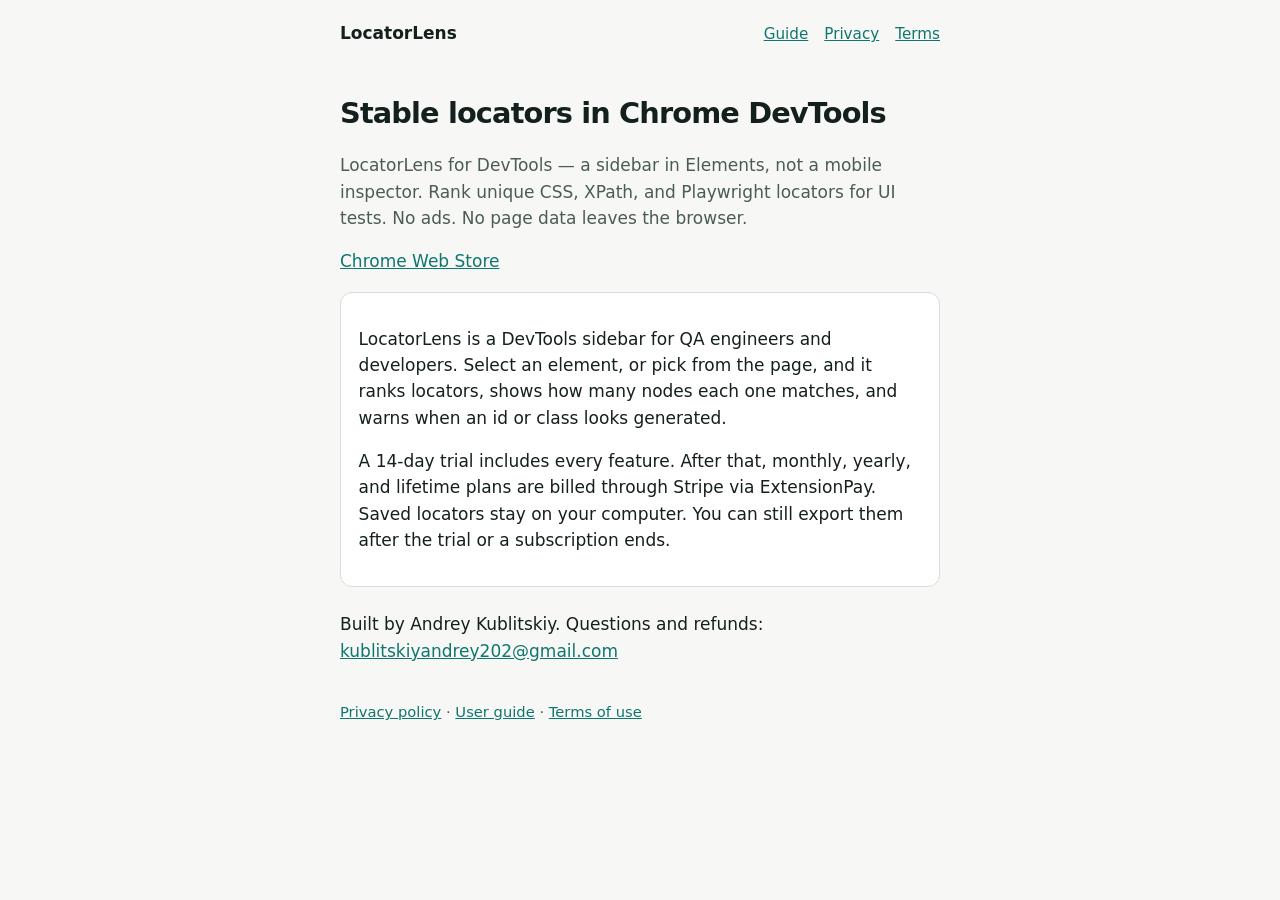
<file: index.html>
<!DOCTYPE html>
<html lang="en">
  <head>
    <meta charset="utf-8" />
    <meta name="viewport" content="width=device-width, initial-scale=1" />
    <title>LocatorLens for DevTools</title>
    <link rel="stylesheet" href="style.css" />
  </head>
  <body>
    <header>
      <strong>LocatorLens</strong>
      <nav>
        <a href="guide/">Guide</a>
        <a href="privacy/">Privacy</a>
        <a href="terms/">Terms</a>
      </nav>
    </header>
    <main>
      <h1>Stable locators in Chrome DevTools</h1>
      <p class="lede">
        LocatorLens for DevTools — a sidebar in Elements, not a mobile inspector.
        Rank unique CSS, XPath, and Playwright locators for UI tests.
        No ads. No page data leaves the browser.
      </p>
      <p>
        <a href="https://chromewebstore.google.com/detail/locatorlens/nfaknajgkeedibjggolmahiefalgkmlp">Chrome Web Store</a>
      </p>
      <div class="card">
        <p>
          LocatorLens is a DevTools sidebar for QA engineers and developers. Select an element, or
          pick from the page, and it ranks locators, shows how many nodes each one matches, and
          warns when an id or class looks generated.
        </p>
        <p>
          A 14-day trial includes every feature. After that, monthly, yearly, and lifetime plans are
          billed through Stripe via ExtensionPay. Saved locators stay on your computer. You can
          still export them after the trial or a subscription ends.
        </p>
      </div>
      <p>
        Built by Andrey Kublitskiy. Questions and refunds:
        <a href="mailto:kublitskiyandrey202@gmail.com">kublitskiyandrey202@gmail.com</a>
      </p>
    </main>
    <footer>
      <a href="privacy/">Privacy policy</a>
      ·
      <a href="guide/">User guide</a>
      ·
      <a href="terms/">Terms of use</a>
    </footer>
  </body>
</html>
</file>
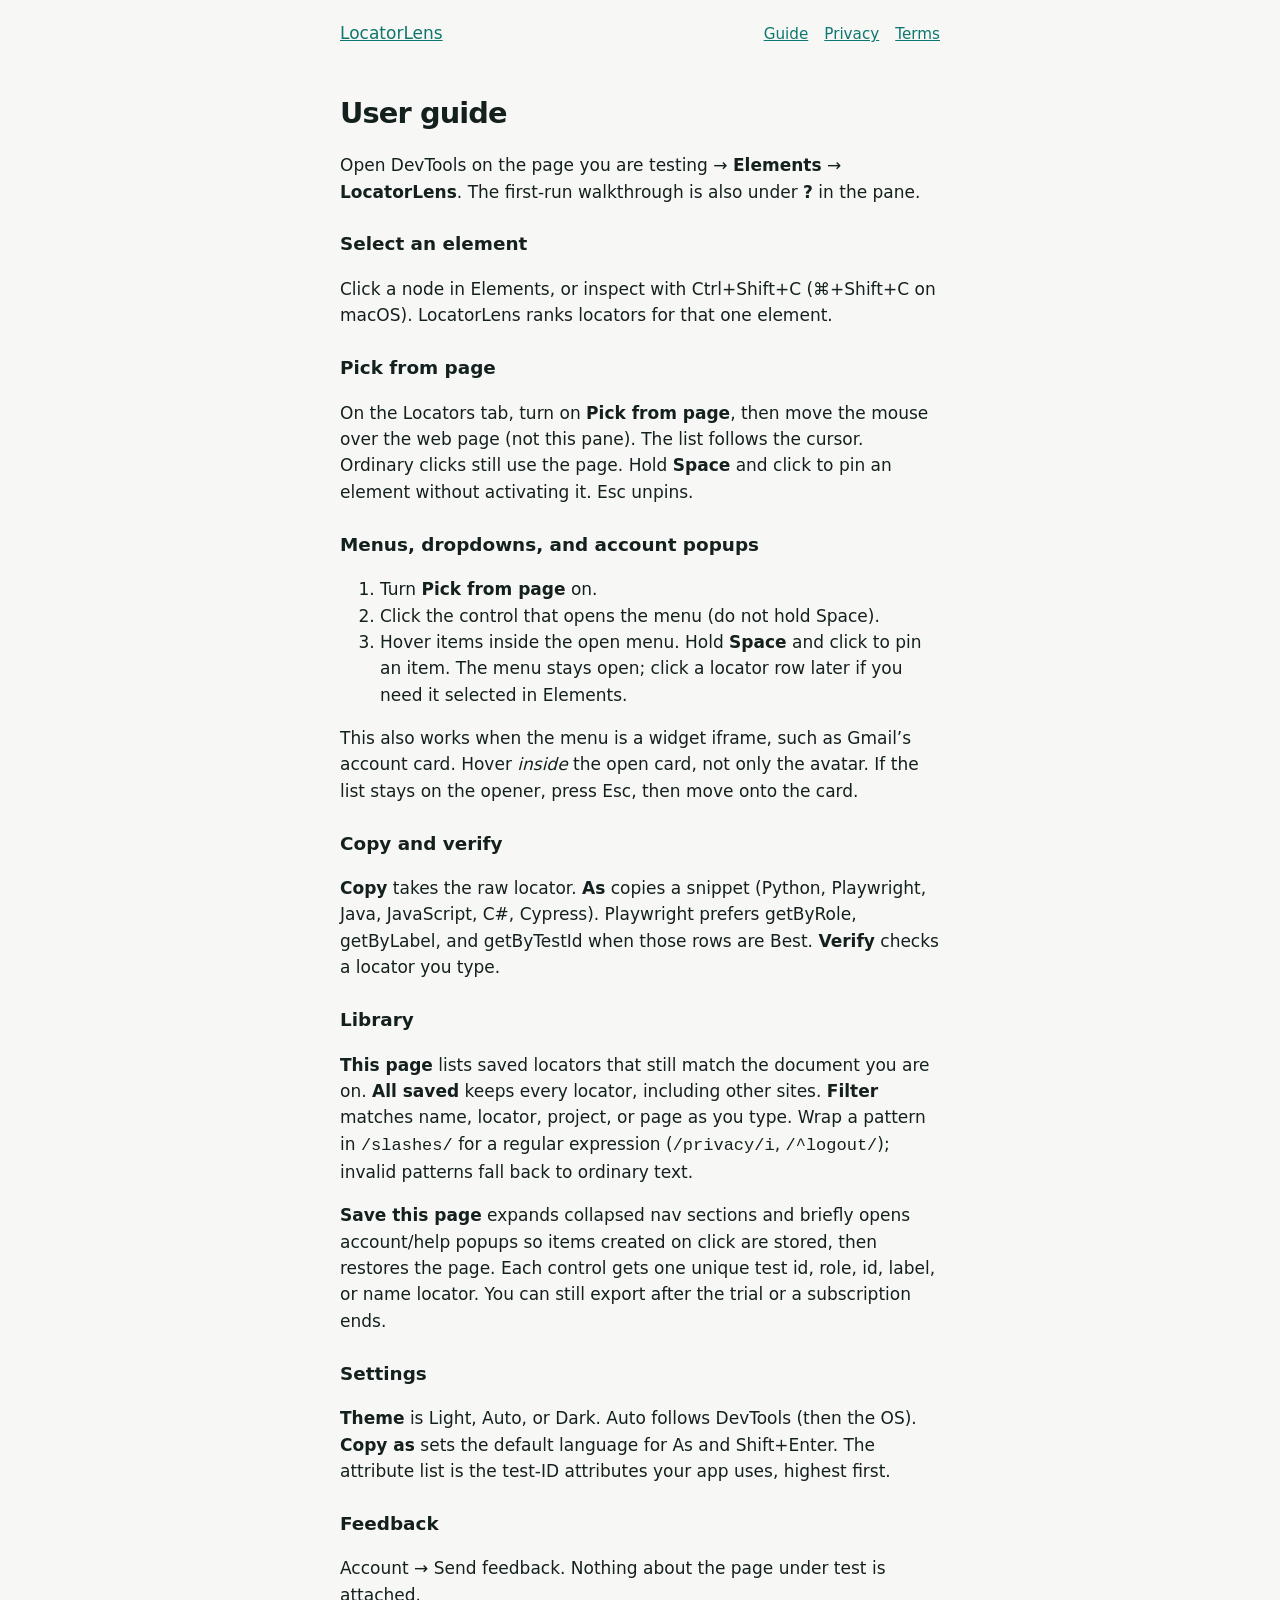
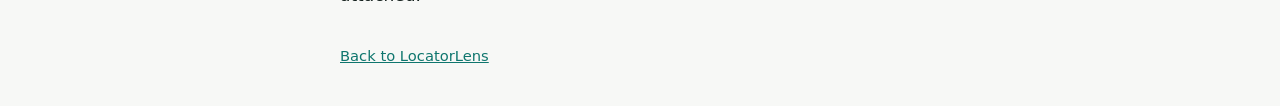
<file: guide/index.html>
<!DOCTYPE html>
<html lang="en">
  <head>
    <meta charset="utf-8" />
    <meta name="viewport" content="width=device-width, initial-scale=1" />
    <title>User guide · LocatorLens for DevTools</title>
    <link rel="stylesheet" href="../style.css" />
  </head>
  <body>
    <header>
      <a href="../">LocatorLens</a>
      <nav>
        <a href="./">Guide</a>
        <a href="../privacy/">Privacy</a>
        <a href="../terms/">Terms</a>
      </nav>
    </header>
    <main>
      <h1>User guide</h1>
      <p>
        Open DevTools on the page you are testing → <strong>Elements</strong> →
        <strong>LocatorLens</strong>. The first-run walkthrough is also under <strong>?</strong> in
        the pane.
      </p>

      <h2>Select an element</h2>
      <p>
        Click a node in Elements, or inspect with Ctrl+Shift+C (⌘+Shift+C on macOS). LocatorLens
        ranks locators for that one element.
      </p>

      <h2>Pick from page</h2>
      <p>
        On the Locators tab, turn on <strong>Pick from page</strong>, then move the mouse over the
        web page (not this pane). The list follows the cursor. Ordinary clicks still use the page.
        Hold <strong>Space</strong> and click to pin an element without activating it. Esc unpins.
      </p>

      <h2>Menus, dropdowns, and account popups</h2>
      <ol>
        <li>Turn <strong>Pick from page</strong> on.</li>
        <li>Click the control that opens the menu (do not hold Space).</li>
        <li>
          Hover items inside the open menu. Hold <strong>Space</strong> and click to pin an item.
          The menu stays open; click a locator row later if you need it selected in Elements.
        </li>
      </ol>
      <p>
        This also works when the menu is a widget iframe, such as Gmail’s account card. Hover
        <em>inside</em> the open card, not only the avatar. If the list stays on the opener, press
        Esc, then move onto the card.
      </p>

      <h2>Copy and verify</h2>
      <p>
        <strong>Copy</strong> takes the raw locator. <strong>As</strong> copies a snippet (Python,
        Playwright, Java, JavaScript, C#, Cypress). Playwright prefers getByRole, getByLabel, and
        getByTestId when those rows are Best. <strong>Verify</strong> checks a locator you type.
      </p>

      <h2>Library</h2>
      <p>
        <strong>This page</strong> lists saved locators that still match the document you are on.
        <strong>All saved</strong> keeps every locator, including other sites.
        <strong>Filter</strong> matches name, locator, project, or page as you type. Wrap a pattern
        in <code>/slashes/</code> for a regular expression (<code>/privacy/i</code>,
        <code>/^logout/</code>); invalid patterns fall back to ordinary text.
      </p>
      <p>
        <strong>Save this page</strong> expands collapsed nav sections and briefly opens
        account/help popups so items created on click are stored, then restores the page. Each
        control gets one unique test id, role, id, label, or name locator. You can still export
        after the trial or a subscription ends.
      </p>

      <h2>Settings</h2>
      <p>
        <strong>Theme</strong> is Light, Auto, or Dark. Auto follows DevTools (then the OS).
        <strong>Copy as</strong> sets the default language for As and Shift+Enter. The attribute
        list is the test-ID attributes your app uses, highest first.
      </p>

      <h2>Feedback</h2>
      <p>Account → Send feedback. Nothing about the page under test is attached.</p>
    </main>
    <footer><a href="../">Back to LocatorLens</a></footer>
  </body>
</html>
</file>
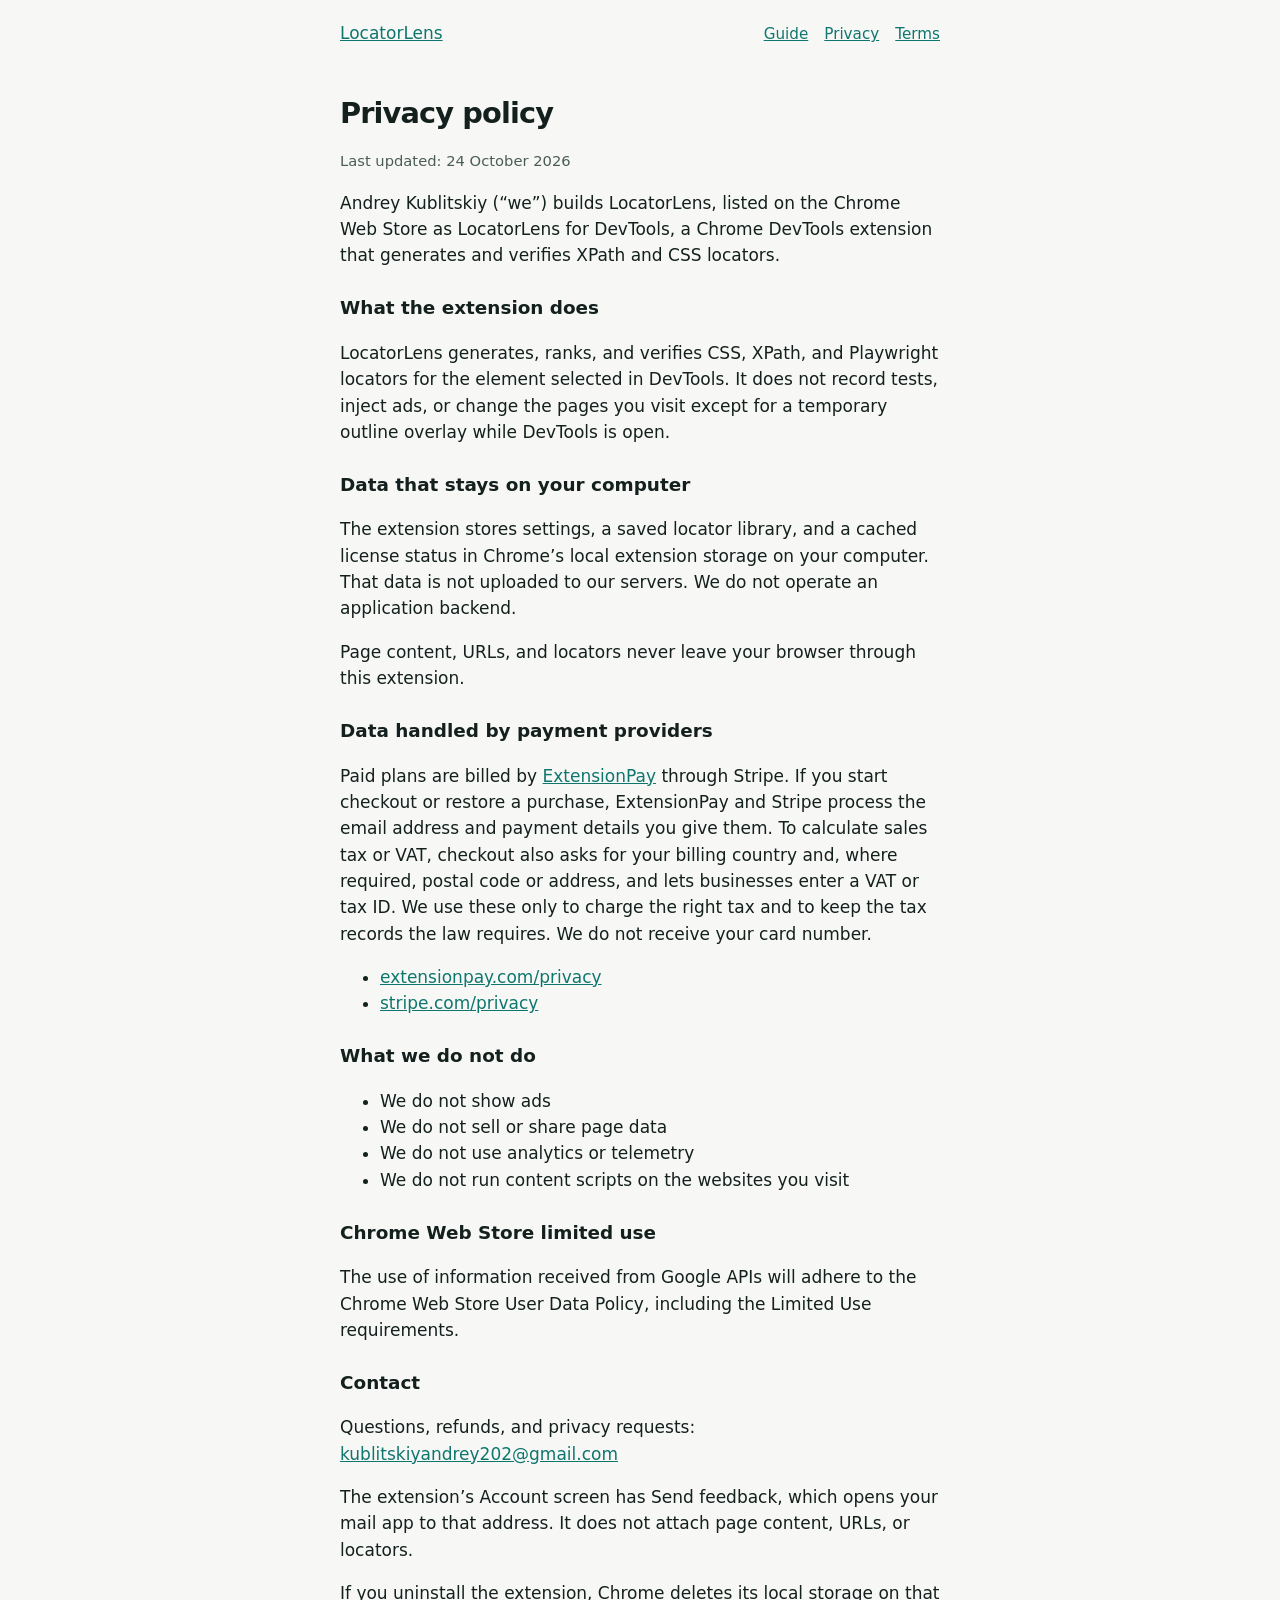
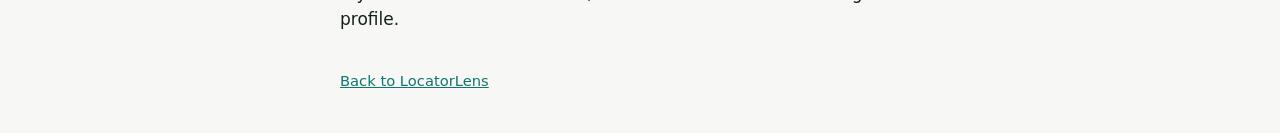
<file: privacy/index.html>
<!DOCTYPE html>
<html lang="en">
  <head>
    <meta charset="utf-8" />
    <meta name="viewport" content="width=device-width, initial-scale=1" />
    <title>Privacy policy · LocatorLens for DevTools</title>
    <link rel="stylesheet" href="../style.css" />
  </head>
  <body>
    <header>
      <a href="../">LocatorLens</a>
      <nav>
        <a href="../guide/">Guide</a>
        <a href="./">Privacy</a>
        <a href="../terms/">Terms</a>
      </nav>
    </header>
    <main>
      <h1>Privacy policy</h1>
      <p class="fine">Last updated: 24 October 2026</p>
      <p>
        Andrey Kublitskiy (“we”) builds LocatorLens, listed on the Chrome Web Store as LocatorLens
        for DevTools, a Chrome DevTools extension that generates and verifies XPath and CSS locators.
      </p>

      <h2>What the extension does</h2>
      <p>
        LocatorLens generates, ranks, and verifies CSS, XPath, and Playwright locators for the
        element selected in DevTools. It does not record tests, inject ads, or change the pages you
        visit except for a temporary outline overlay while DevTools is open.
      </p>

      <h2>Data that stays on your computer</h2>
      <p>
        The extension stores settings, a saved locator library, and a cached license status in
        Chrome’s local extension storage on your computer. That data is not uploaded to our servers.
        We do not operate an application backend.
      </p>
      <p>Page content, URLs, and locators never leave your browser through this extension.</p>

      <h2>Data handled by payment providers</h2>
      <p>
        Paid plans are billed by <a href="https://extensionpay.com">ExtensionPay</a> through Stripe.
        If you start checkout or restore a purchase, ExtensionPay and Stripe process the email
        address and payment details you give them. To calculate sales tax or VAT, checkout also
        asks for your billing country and, where required, postal code or address, and lets
        businesses enter a VAT or tax ID. We use these only to charge the right tax and to keep the
        tax records the law requires. We do not receive your card number.
      </p>
      <ul>
        <li><a href="https://extensionpay.com/privacy">extensionpay.com/privacy</a></li>
        <li><a href="https://stripe.com/privacy">stripe.com/privacy</a></li>
      </ul>

      <h2>What we do not do</h2>
      <ul>
        <li>We do not show ads</li>
        <li>We do not sell or share page data</li>
        <li>We do not use analytics or telemetry</li>
        <li>We do not run content scripts on the websites you visit</li>
      </ul>

      <h2>Chrome Web Store limited use</h2>
      <p>
        The use of information received from Google APIs will adhere to the Chrome Web Store User
        Data Policy, including the Limited Use requirements.
      </p>

      <h2>Contact</h2>
      <p>
        Questions, refunds, and privacy requests:
        <a href="mailto:kublitskiyandrey202@gmail.com">kublitskiyandrey202@gmail.com</a>
      </p>
      <p>
        The extension’s Account screen has Send feedback, which opens your mail app to that address.
        It does not attach page content, URLs, or locators.
      </p>
      <p>If you uninstall the extension, Chrome deletes its local storage on that profile.</p>
    </main>
    <footer><a href="../">Back to LocatorLens</a></footer>
  </body>
</html>
</file>
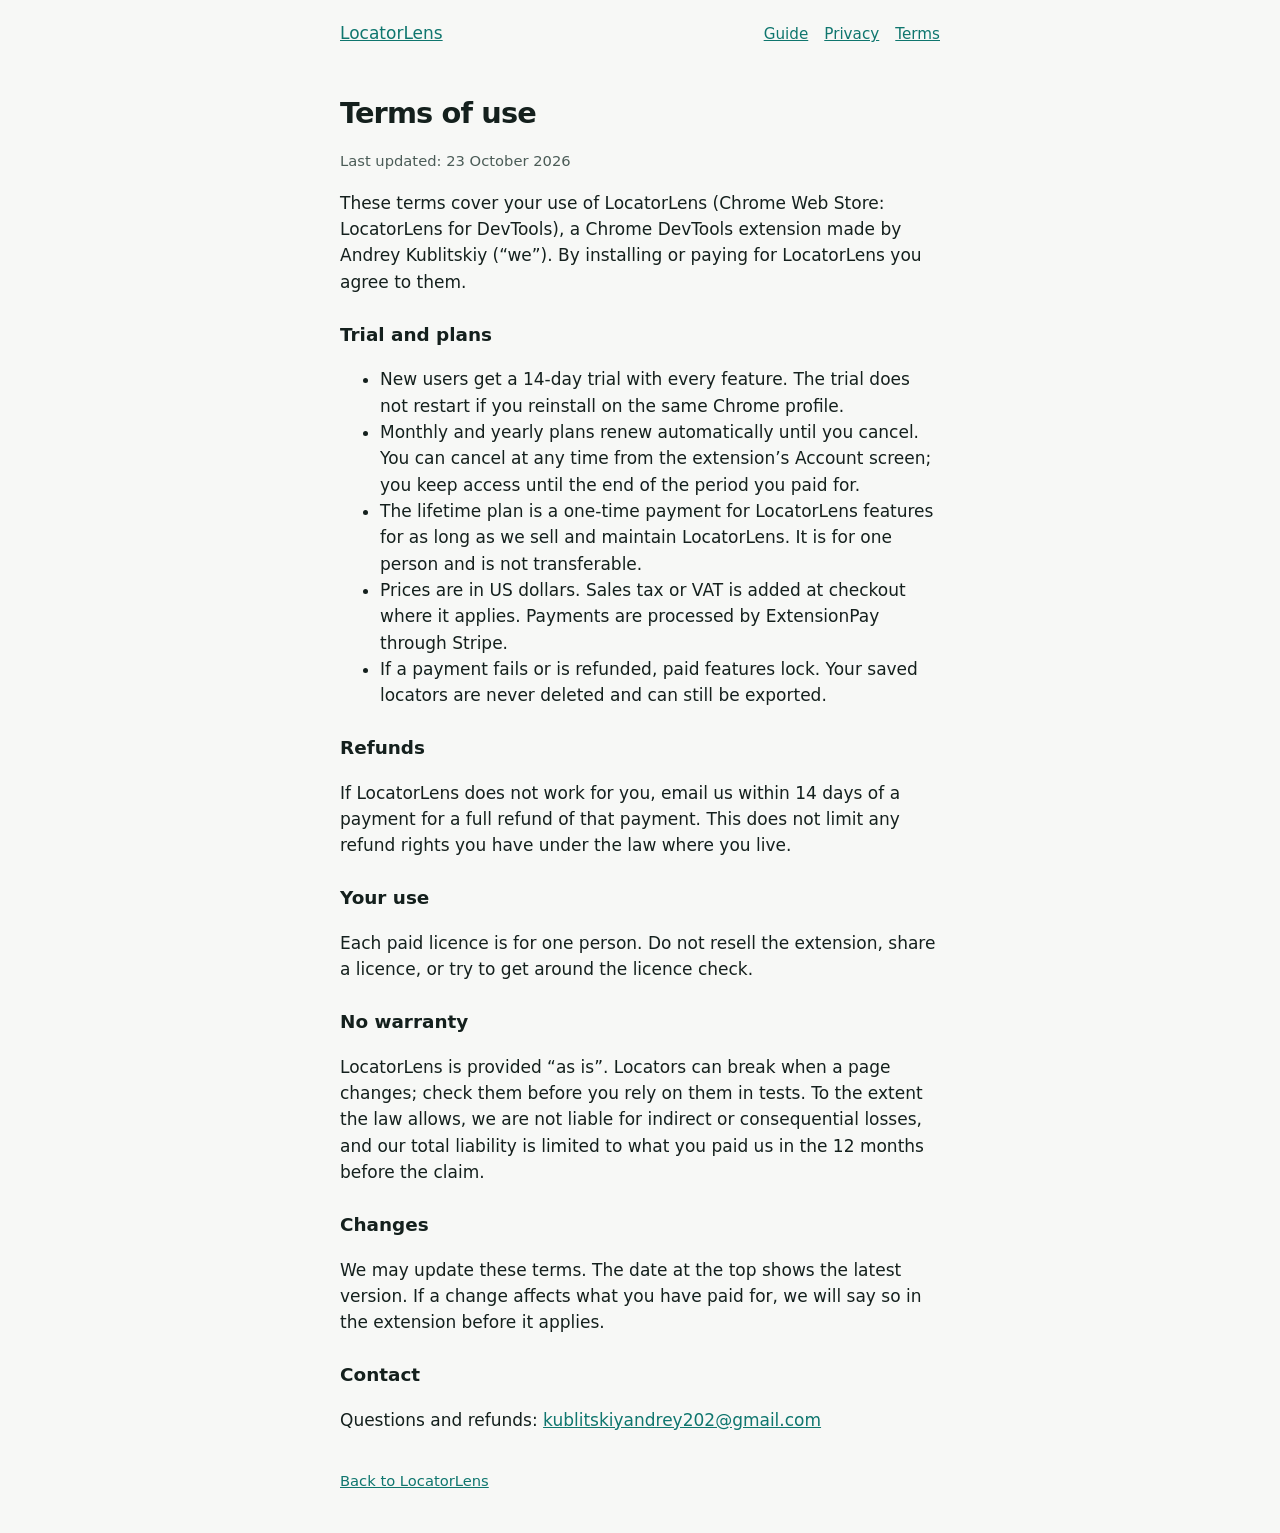
<file: terms/index.html>
<!DOCTYPE html>
<html lang="en">
  <head>
    <meta charset="utf-8" />
    <meta name="viewport" content="width=device-width, initial-scale=1" />
    <title>Terms of use · LocatorLens</title>
    <link rel="stylesheet" href="../style.css" />
  </head>
  <body>
    <header>
      <a href="../">LocatorLens</a>
      <nav>
        <a href="../guide/">Guide</a>
        <a href="../privacy/">Privacy</a>
        <a href="./" aria-current="page">Terms</a>
      </nav>
    </header>
    <main>
      <h1>Terms of use</h1>
      <p class="fine">Last updated: 23 October 2026</p>
      <p>
        These terms cover your use of LocatorLens (Chrome Web Store: LocatorLens for DevTools), a
        Chrome DevTools extension made by Andrey Kublitskiy (“we”). By installing or paying for
        LocatorLens you agree to them.
      </p>

      <h2>Trial and plans</h2>
      <ul>
        <li>New users get a 14-day trial with every feature. The trial does not restart if you reinstall on the same Chrome profile.</li>
        <li>
          Monthly and yearly plans renew automatically until you cancel. You can cancel at any time
          from the extension’s Account screen; you keep access until the end of the period you paid
          for.
        </li>
        <li>
          The lifetime plan is a one-time payment for LocatorLens features for as long as we sell and
          maintain LocatorLens. It is for one person and is not transferable.
        </li>
        <li>
          Prices are in US dollars. Sales tax or VAT is added at checkout where it applies.
          Payments are processed by ExtensionPay through Stripe.
        </li>
        <li>If a payment fails or is refunded, paid features lock. Your saved locators are never deleted and can still be exported.</li>
      </ul>

      <h2>Refunds</h2>
      <p>
        If LocatorLens does not work for you, email us within 14 days of a payment for a full refund
        of that payment. This does not limit any refund rights you have under the law where you live.
      </p>

      <h2>Your use</h2>
      <p>
        Each paid licence is for one person. Do not resell the extension, share a licence, or try to
        get around the licence check.
      </p>

      <h2>No warranty</h2>
      <p>
        LocatorLens is provided “as is”. Locators can break when a page changes; check them before you
        rely on them in tests. To the extent the law allows, we are not liable for indirect or
        consequential losses, and our total liability is limited to what you paid us in the 12 months
        before the claim.
      </p>

      <h2>Changes</h2>
      <p>
        We may update these terms. The date at the top shows the latest version. If a change affects
        what you have paid for, we will say so in the extension before it applies.
      </p>

      <h2>Contact</h2>
      <p>
        Questions and refunds:
        <a href="mailto:kublitskiyandrey202@gmail.com">kublitskiyandrey202@gmail.com</a>
      </p>
    </main>
    <footer><a href="../">Back to LocatorLens</a></footer>
  </body>
</html>
</file>
<file: style.css>
:root {
  color-scheme: light dark;
  --ink: #14201d;
  --muted: #4b5c57;
  --line: #d5dedb;
  --bg: #f7f8f6;
  --card: #fff;
  --accent: #0f766e;
}

@media (prefers-color-scheme: dark) {
  :root {
    --ink: #e8eeeb;
    --muted: #9aaea8;
    --line: #2a3834;
    --bg: #101614;
    --card: #18211e;
    --accent: #5eead4;
  }
}

* {
  box-sizing: border-box;
}

body {
  margin: 0;
  font: 17px/1.55 ui-sans-serif, system-ui, sans-serif;
  color: var(--ink);
  background: var(--bg);
}

header,
main,
footer {
  max-width: 40rem;
  margin: 0 auto;
  padding: 1.25rem 1.25rem 0;
}

header {
  display: flex;
  justify-content: space-between;
  align-items: baseline;
  gap: 1rem;
}

a {
  color: var(--accent);
}

nav {
  display: flex;
  gap: 1rem;
  font-size: 0.95rem;
}

h1 {
  font-size: 1.8rem;
  letter-spacing: -0.03em;
  margin: 1.5rem 0 0.6rem;
}

h2 {
  font-size: 1.15rem;
  margin: 1.6rem 0 0.4rem;
}

p,
li {
  color: var(--ink);
}

.lede,
.fine,
footer {
  color: var(--muted);
}

.fine,
footer {
  font-size: 0.92rem;
}

.card {
  background: var(--card);
  border: 1px solid var(--line);
  border-radius: 12px;
  padding: 1rem 1.1rem;
  margin: 1rem 0 1.5rem;
}

footer {
  padding-bottom: 2.5rem;
}
</file>
